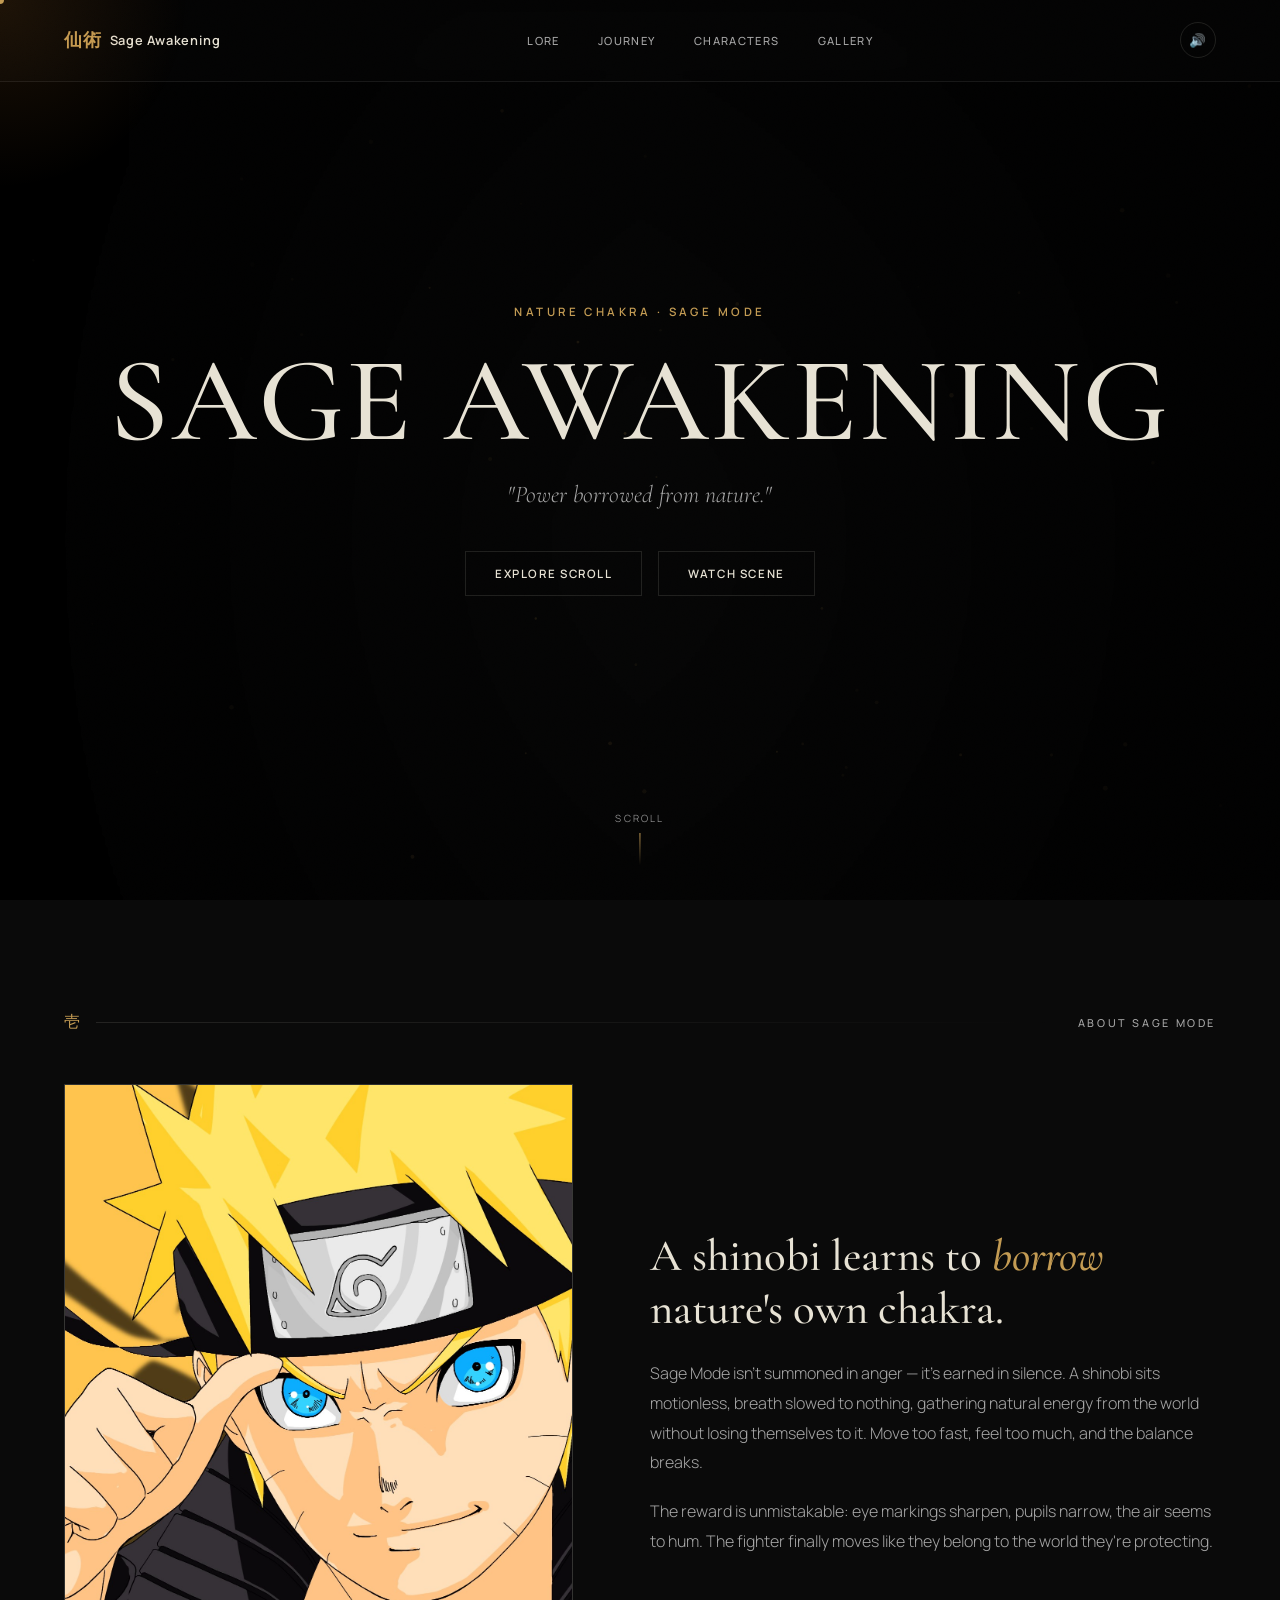
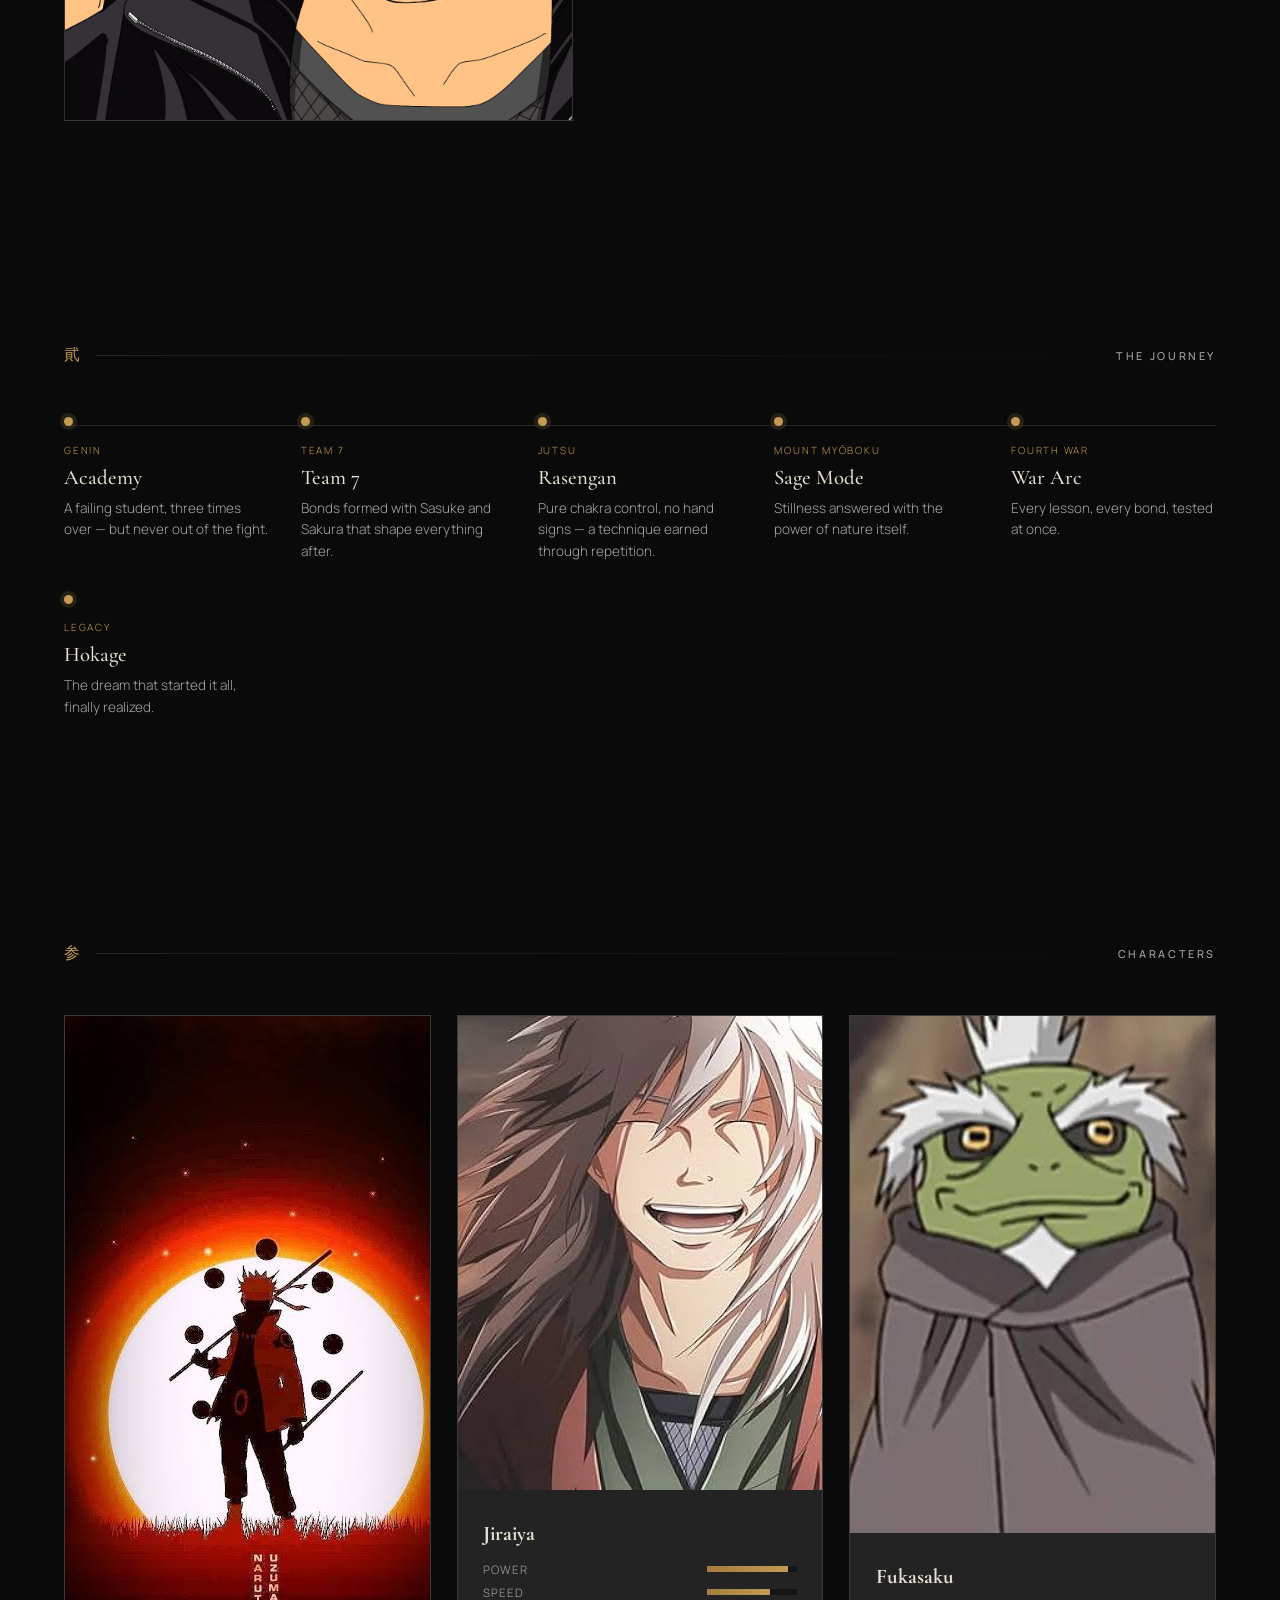
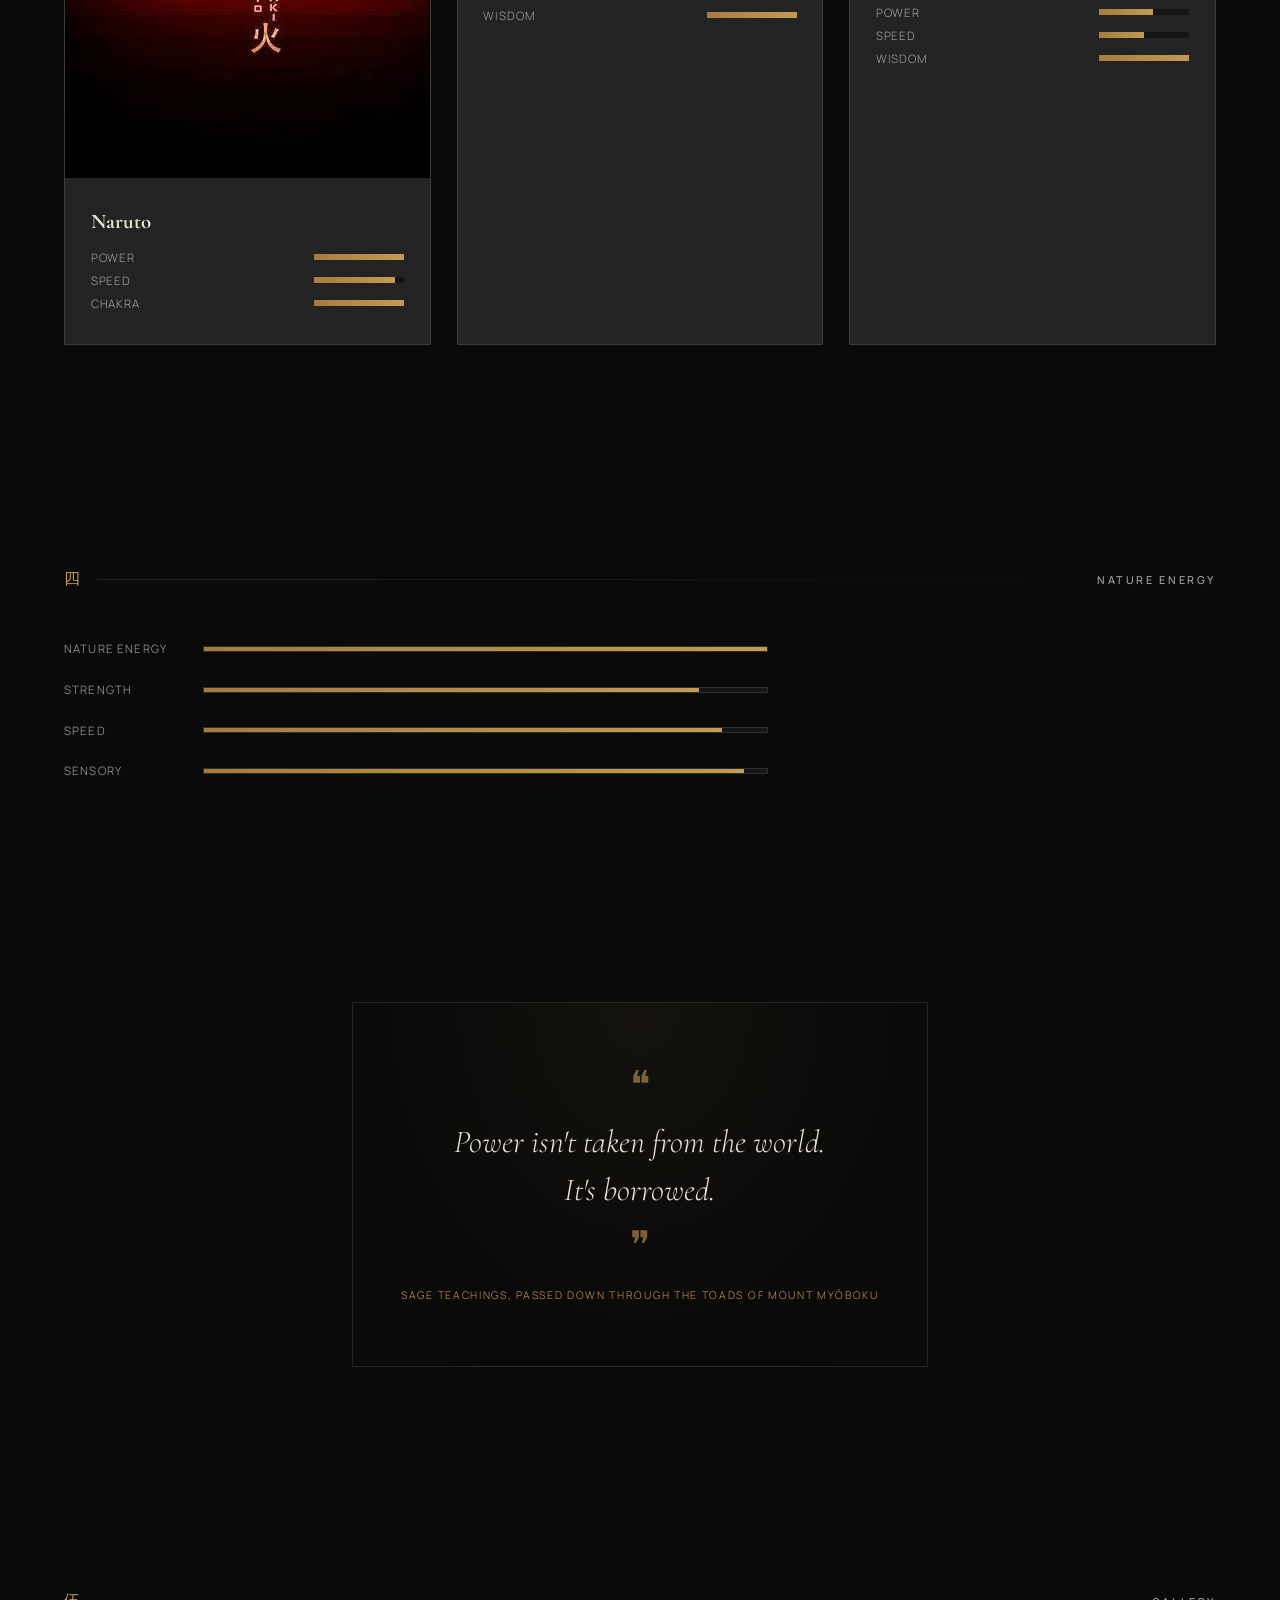
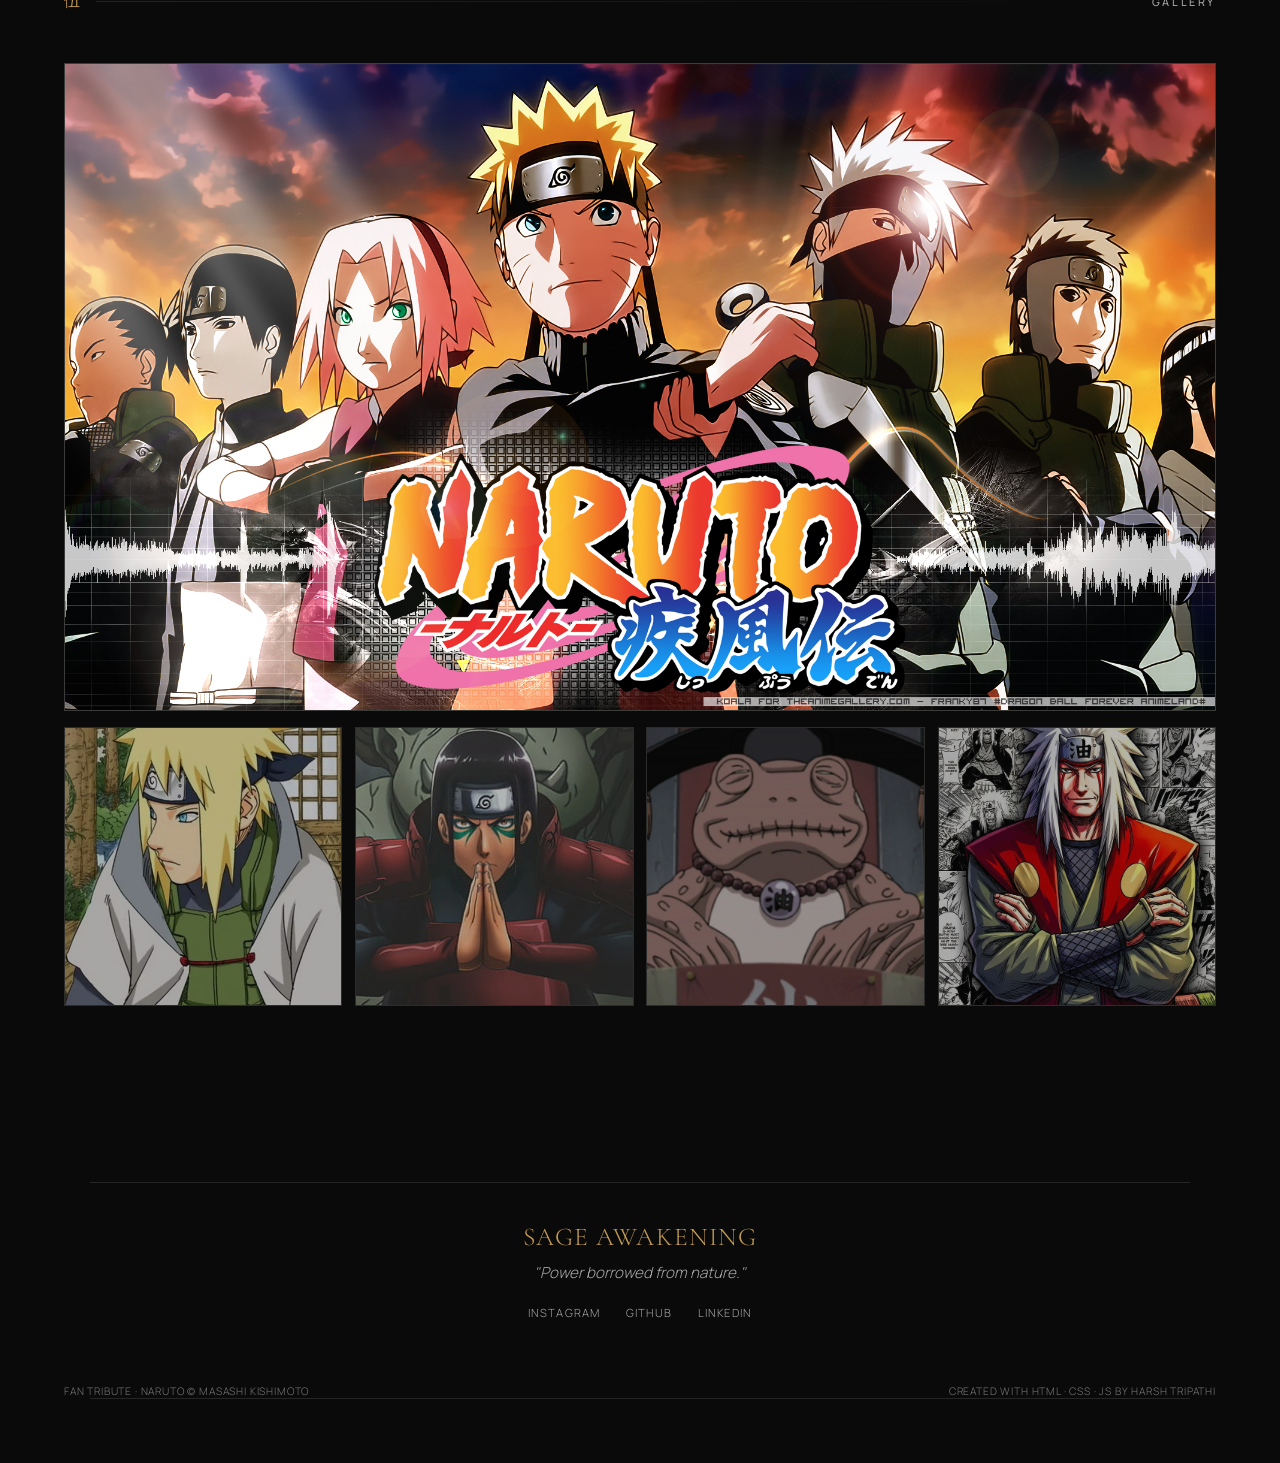
<file: index.html>
<!DOCTYPE html>
<html lang="en">
<head>
<meta charset="UTF-8">
<meta name="viewport" content="width=device-width, initial-scale=1.0">
<title>Sage Awakening — A Naruto Page</title>
<link rel="preconnect" href="https://fonts.googleapis.com">
<link rel="preconnect" href="https://fonts.gstatic.com" crossorigin>
<link rel="stylesheet" href="style2.css">
<link href="https://fonts.googleapis.com/css2?family=Cormorant+Garamond:ital,wght@0,400;0,500;0,600;1,500&family=Manrope:wght@300;400;500;600;700&display=swap" rel="stylesheet">
</head>
<body>

  <!-- ================= LOADER ================= -->
  <div class="loader" id="loader">
    <div class="loader-jp">仙術</div>
    <div class="loader-title">SAGE AWAKENING</div>
    <div class="loader-bar"><span></span></div>
  </div>

  <!-- ================= CURSOR ================= -->
  <div class="cursor-dot" id="cursorDot"></div>
  <div class="cursor-glow" id="cursorGlow"></div>

  <!-- ================= PROGRESS BAR ================= -->
  <div class="progress-bar" id="progressBar"></div>

  <!-- ================= PARTICLES ================= -->
  <canvas class="particles" id="particles"></canvas>

  <!-- ================= NAV ================= -->
  <nav class="nav">
    <div class="nav-mark"><span class="nav-mark-jp">仙術</span> Sage Awakening</div>
    <div class="nav-links">
      <a href="#about">Lore</a>
      <a href="#timeline">Journey</a>
      <a href="#characters">Characters</a>
      <a href="#gallery">Gallery</a>
    </div>
    <button class="sound-toggle" id="soundToggle" aria-label="Toggle ambient sound">
      <span class="sound-icon">🔊</span>
    </button>
  </nav>

  <!-- ================= HERO ================= -->
  <header class="hero" id="hero">
    <video autoplay muted loop playsinline webkit-playsinline id="bg-video">
    <source src="background.mp4" type="video/mp4">
    </video>
    <div class="hero-overlay"></div>

    <div class="hero-content" data-reveal>
      <div class="eyebrow">Nature Chakra · Sage Mode</div>
      <h1>SAGE AWAKENING</h1>
      <p class="hero-quote">"Power borrowed from nature."</p>
      <div class="hero-ctas">
        <a href="#scroll" class="btn btn-primary"><span>Explore Scroll</span></a>
        <a href="#gallery" class="btn btn-ghost"><span>Watch Scene</span></a>
      </div>
    </div>

    <div class="scroll-cue"><span>Scroll</span><span class="bar"></span></div>
  </header>

  <!-- ================= ABOUT ================= -->
  <section id="about">
    <div class="divider" data-reveal><span class="num">壱</span><div class="rule"></div><span class="label">About Sage Mode</span></div>
    <div class="about-grid">
      <div class="about-media" data-reveal>
        <div class="about-media-frame">
          <img src="naruto.jpg" alt="Naruto in Sage Mode" onerror="this.style.display='none'">
        </div>
      </div>
      <div class="about-text" data-reveal>
        <h2>A shinobi learns to <em>borrow</em><br>nature's own chakra.</h2>
        <p>
          Sage Mode isn't summoned in anger — it's earned in silence. A shinobi sits
          motionless, breath slowed to nothing, gathering natural energy from the world
          without losing themselves to it. Move too fast, feel too much, and the balance
          breaks.
        </p>
        <p>
          The reward is unmistakable: eye markings sharpen, pupils narrow, the air seems
          to hum. The fighter finally moves like they belong to the world they're protecting.
        </p>
      </div>
    </div>
  </section>

  <!-- ================= TIMELINE ================= -->
  <section id="timeline">
    <div class="divider" data-reveal><span class="num">貮</span><div class="rule"></div><span class="label">The Journey</span></div>
    <div class="timeline">
      <div class="tl-item" data-reveal>
        <div class="tl-dot"></div>
        <div class="tl-year">Genin</div>
        <h3>Academy</h3>
        <p>A failing student, three times over — but never out of the fight.</p>
      </div>
      <div class="tl-item" data-reveal>
        <div class="tl-dot"></div>
        <div class="tl-year">Team 7</div>
        <h3>Team 7</h3>
        <p>Bonds formed with Sasuke and Sakura that shape everything after.</p>
      </div>
      <div class="tl-item" data-reveal>
        <div class="tl-dot"></div>
        <div class="tl-year">Jutsu</div>
        <h3>Rasengan</h3>
        <p>Pure chakra control, no hand signs — a technique earned through repetition.</p>
      </div>
      <div class="tl-item" data-reveal>
        <div class="tl-dot"></div>
        <div class="tl-year">Mount Myōboku</div>
        <h3>Sage Mode</h3>
        <p>Stillness answered with the power of nature itself.</p>
      </div>
      <div class="tl-item" data-reveal>
        <div class="tl-dot"></div>
        <div class="tl-year">Fourth War</div>
        <h3>War Arc</h3>
        <p>Every lesson, every bond, tested at once.</p>
      </div>
      <div class="tl-item" data-reveal>
        <div class="tl-dot"></div>
        <div class="tl-year">Legacy</div>
        <h3>Hokage</h3>
        <p>The dream that started it all, finally realized.</p>
      </div>
    </div>
  </section>

  <!-- ================= CHARACTERS ================= -->
  <section id="characters">
    <div class="divider" data-reveal><span class="num">参</span><div class="rule"></div><span class="label">Characters</span></div>
    <div class="char-grid">
      <div class="char-card tilt" data-reveal>
        <img src="images.jpg" alt="Naruto in Sage Mode" onerror="this.style.display='none'">
        <div class="char-body">
          <h3>Naruto</h3>
          <div class="char-stat"><span>Power</span><div class="stars"><span style="--fill:100%"></span></div></div>
          <div class="char-stat"><span>Speed</span><div class="stars"><span style="--fill:90%"></span></div></div>
          <div class="char-stat"><span>Chakra</span><div class="stars"><span style="--fill:100%"></span></div></div>
        </div>
      </div>
      <div class="char-card tilt" data-reveal>
        <img src="jiraiya1.jpg" alt="jiraiya" onerror="this.style.display='none'">
        <div class="char-body">
          <h3>Jiraiya</h3>
          <div class="char-stat"><span>Power</span><div class="stars"><span style="--fill:90%"></span></div></div>
          <div class="char-stat"><span>Speed</span><div class="stars"><span style="--fill:70%"></span></div></div>
          <div class="char-stat"><span>Wisdom</span><div class="stars"><span style="--fill:100%"></span></div></div>
        </div>
      </div>
      <div class="char-card tilt" data-reveal>
        <img src="fukasaku_.jpg" alt="Fukasaku" onerror="this.style.display='none'">
        <div class="char-body">
          <h3>Fukasaku</h3>
          <div class="char-stat"><span>Power</span><div class="stars"><span style="--fill:60%"></span></div></div>
          <div class="char-stat"><span>Speed</span><div class="stars"><span style="--fill:50%"></span></div></div>
          <div class="char-stat"><span>Wisdom</span><div class="stars"><span style="--fill:100%"></span></div></div>
        </div>
      </div>
    </div>
  </section>

  <!-- ================= STATS ================= -->
  <section id="stats">
    <div class="divider" data-reveal><span class="num">四</span><div class="rule"></div><span class="label">Nature Energy</span></div>
    <div class="stats">
      <div class="stat-row" data-reveal>
        <span class="stat-label">Nature Energy</span>
        <div class="stat-track"><div class="stat-fill" data-value="100"></div></div>
      </div>
      <div class="stat-row" data-reveal>
        <span class="stat-label">Strength</span>
        <div class="stat-track"><div class="stat-fill" data-value="88"></div></div>
      </div>
      <div class="stat-row" data-reveal>
        <span class="stat-label">Speed</span>
        <div class="stat-track"><div class="stat-fill" data-value="92"></div></div>
      </div>
      <div class="stat-row" data-reveal>
        <span class="stat-label">Sensory</span>
        <div class="stat-track"><div class="stat-fill" data-value="96"></div></div>
      </div>
    </div>
  </section>

  <!-- ================= QUOTE ================= -->
  <section id="scroll">
    <div class="scroll-wrap" data-reveal>
      <div class="scroll-panel">
        <div class="quote-mark">❝</div>
        <blockquote>Power isn't taken from the world.<br>It's borrowed.</blockquote>
        <div class="quote-mark quote-mark-end">❞</div>
        <cite>Sage teachings, passed down through the toads of Mount Myōboku</cite>
      </div>
    </div>
  </section>

  <!-- ================= GALLERY ================= -->
  <section id="gallery">
    <div class="divider" data-reveal><span class="num">伍</span><div class="rule"></div><span class="label">Gallery</span></div>
    <div class="gallery" data-reveal>
      <div class="gallery-main">
        <img id="galleryMain" src="narutoTeam.jpg" alt="Sage Mode gallery" onerror="this.style.display='none'">
      </div>
      <div class="gallery-thumbs">
        <img src="minato.webp" data-full="assets/gallery/1.jpg" onerror="this.style.display='none'">
        <img src="hashirama.jpg" data-full="assets/gallery/2.jpg" onerror="this.style.display='none'">
        <img src="gamamaru.webp" data-full="assets/gallery/3.jpg" onerror="this.style.display='none'">
        <img src="Jiraiya2.jpg" data-full="assets/gallery/4.jpg" onerror="this.style.display='none'">
      </div>
    </div>
  </section>

  <!-- ================= FOOTER ================= -->
  <footer>
    <div class="footer-rule"></div>
    <div class="footer-main">
      <div class="fmark">SAGE AWAKENING</div>
      <p class="fquote">"Power borrowed from nature."</p>
      <div class="fsocials">
        <a href="#" aria-label="Instagram">Instagram</a>
        <a href="#" aria-label="GitHub">GitHub</a>
        <a href="#" aria-label="LinkedIn">LinkedIn</a>
      </div>
    </div>
    <div class="footer-bottom">
      <span class="fnote">Fan tribute · Naruto © Masashi Kishimoto</span>
      <span class="name">Created with HTML · CSS · JS by Harsh Tripathi</span>
    </div>
    <div class="footer-rule"></div>
  </footer>

  <!-- muted ambient audio — replace src with your own file -->
  <audio id="ambientAudio" src="background.mp3" loop></audio>

  <script>
// ===================== LOADER =====================
window.addEventListener('load', () => {
  const loader = document.getElementById('loader');
  setTimeout(() => loader.classList.add('hidden'), 900);
});

// ===================== CUSTOM CURSOR =====================
const cursorDot = document.getElementById('cursorDot');
const cursorGlow = document.getElementById('cursorGlow');

window.addEventListener('mousemove', (e) => {
  cursorDot.style.left = e.clientX + 'px';
  cursorDot.style.top = e.clientY + 'px';
  cursorGlow.style.left = e.clientX + 'px';
  cursorGlow.style.top = e.clientY + 'px';
});

document.querySelectorAll('a, button, .char-card, .gallery-thumbs img').forEach(el => {
  el.addEventListener('mouseenter', () => cursorDot.classList.add('grow'));
  el.addEventListener('mouseleave', () => cursorDot.classList.remove('grow'));
});

// ===================== SCROLL PROGRESS BAR =====================
const progressBar = document.getElementById('progressBar');
window.addEventListener('scroll', () => {
  const scrolled = (window.scrollY / (document.body.scrollHeight - window.innerHeight)) * 100;
  progressBar.style.width = scrolled + '%';
});

// ===================== SCROLL REVEAL (IntersectionObserver) =====================
const revealEls = document.querySelectorAll('[data-reveal]');
const revealObserver = new IntersectionObserver((entries) => {
  entries.forEach(entry => {
    if (entry.isIntersecting) entry.target.classList.add('in-view');
  });
}, { threshold: 0.2 });
revealEls.forEach(el => revealObserver.observe(el));

// hero content reveals immediately on load
window.addEventListener('DOMContentLoaded', () => {
  const heroContent = document.querySelector('.hero-content');
  setTimeout(() => heroContent.classList.add('in-view'), 300);
});

// ===================== ANIMATED STAT BARS =====================
const statFills = document.querySelectorAll('.stat-fill');
const statObserver = new IntersectionObserver((entries) => {
  entries.forEach(entry => {
    if (entry.isIntersecting) {
      const val = entry.target.getAttribute('data-value');
      entry.target.style.width = val + '%';
      statObserver.unobserve(entry.target);
    }
  });
}, { threshold: 0.4 });
statFills.forEach(el => statObserver.observe(el));

// ===================== CHARACTER CARD 3D TILT =====================
document.querySelectorAll('.tilt').forEach(card => {
  card.addEventListener('mousemove', (e) => {
    const rect = card.getBoundingClientRect();
    const x = e.clientX - rect.left;
    const y = e.clientY - rect.top;
    const rotateX = ((y / rect.height) - 0.5) * -12;
    const rotateY = ((x / rect.width) - 0.5) * 12;
    card.style.transform = `translateY(-10px) rotateX(${rotateX}deg) rotateY(${rotateY}deg)`;
  });
  card.addEventListener('mouseleave', () => {
    card.style.transform = 'translateY(0) rotateX(0) rotateY(0)';
  });
});

// ===================== GALLERY SWAP =====================
const galleryMain = document.getElementById('galleryMain');
document.querySelectorAll('.gallery-thumbs img').forEach(thumb => {
  thumb.addEventListener('click', () => {
    galleryMain.src = thumb.getAttribute('data-full');
  });
});

// ===================== SOUND TOGGLE =====================
const soundToggle = document.getElementById('soundToggle');
const ambientAudio = document.getElementById('ambientAudio');
let soundOn = false;
soundToggle.addEventListener('click', () => {
  soundOn = !soundOn;
  soundToggle.classList.toggle('muted', !soundOn);
  soundToggle.querySelector('.sound-icon').textContent = soundOn ? '🔊' : '🔇';
  if (soundOn) {
    ambientAudio.play().catch(() => { /* file missing or blocked — add assets/ambient.mp3 */ });
  } else {
    ambientAudio.pause();
  }
});

// ===================== FLOATING CHAKRA PARTICLES (canvas) =====================
const canvas = document.getElementById('particles');
const ctx = canvas.getContext('2d');
let particles = [];

function resizeCanvas() {
  canvas.width = window.innerWidth;
  canvas.height = window.innerHeight;
}
resizeCanvas();
window.addEventListener('resize', resizeCanvas);

function createParticles(count) {
  particles = [];
  for (let i = 0; i < count; i++) {
    particles.push({
      x: Math.random() * canvas.width,
      y: Math.random() * canvas.height,
      r: Math.random() * 1.8 + 0.6,
      speedY: Math.random() * 0.4 + 0.1,
      speedX: (Math.random() - 0.5) * 0.3,
      alpha: Math.random() * 0.5 + 0.1
    });
  }
}
createParticles(60);

function animateParticles() {
  ctx.clearRect(0, 0, canvas.width, canvas.height);
  particles.forEach(p => {
    p.y -= p.speedY;
    p.x += p.speedX;
    if (p.y < -10) { p.y = canvas.height + 10; p.x = Math.random() * canvas.width; }
    if (p.x < -10) p.x = canvas.width + 10;
    if (p.x > canvas.width + 10) p.x = -10;

    ctx.beginPath();
    ctx.arc(p.x, p.y, p.r, 0, Math.PI * 2);
    ctx.fillStyle = `rgba(195, 155, 83, ${p.alpha})`;
    ctx.fill();
  });
  requestAnimationFrame(animateParticles);
}

// Respect reduced-motion preference
const prefersReducedMotion = window.matchMedia('(prefers-reduced-motion: reduce)').matches;
if (!prefersReducedMotion) {
  animateParticles();
} else {
  canvas.style.display = 'none';
}
</script>

</body>
</html>
</file>
<file: style2.css>
:root{
  --bg:#0a0a0a;
  --bg2:#151515;
  --card:#232323;
  --gold:#c39b53;
  --cream:#e7e2d4;
  --brown:#a67c3d;
  --muted:#a6a6a6;
  --line:rgba(231,226,212,0.12);
}

*{margin:0;padding:0;box-sizing:border-box;}
html{scroll-behavior:smooth;}

body{
  background:var(--bg);
  color:var(--cream);
  font-family:'Manrope', sans-serif;
  font-weight:300;
  overflow-x:hidden;
  cursor:none;
}

/* film grain, generated — no image asset needed */
body::after{
  content:"";
  position:fixed;inset:0;
  z-index:9990;
  pointer-events:none;
  opacity:0.035;
  mix-blend-mode:overlay;
  background-image:url("data:image/svg+xml,%3Csvg xmlns='http://www.w3.org/2000/svg' width='120' height='120'%3E%3Cfilter id='n'%3E%3CfeTurbulence type='fractalNoise' baseFrequency='0.9' numOctaves='2' stitchTiles='stitch'/%3E%3C/filter%3E%3Crect width='100%25' height='100%25' filter='url(%23n)'/%3E%3C/svg%3E");
}

::selection{background:var(--gold);color:var(--bg);}

@media (prefers-reduced-motion: reduce){
  *{animation-duration:0.01ms !important; animation-iteration-count:1 !important; scroll-behavior:auto !important; transition-duration:0.01ms !important;}
}

a:focus-visible, button:focus-visible{
  outline:2px solid var(--gold);
  outline-offset:3px;
}

/* ---------- LOADER ---------- */
.loader{
  position:fixed;inset:0;z-index:9999;
  background:var(--bg);
  display:flex;flex-direction:column;align-items:center;justify-content:center;
  gap:1.2rem;
  transition:opacity .6s ease, visibility .6s ease;
}
.loader.hidden{opacity:0;visibility:hidden;}
.loader-jp{font-size:2.4rem;color:var(--gold);font-family:'Cormorant Garamond', serif;}
.loader-title{font-size:0.75rem;letter-spacing:0.3em;color:var(--muted);}
.loader-bar{width:160px;height:2px;background:var(--line);overflow:hidden;}
.loader-bar span{display:block;height:100%;width:0%;background:var(--gold);animation:loaderFill 1.8s ease forwards;}
@keyframes loaderFill{ to{ width:100%; } }

/* ---------- CUSTOM CURSOR ---------- */
.cursor-dot{
  position:fixed;top:0;left:0;
  width:8px;height:8px;
  background:var(--gold);
  border-radius:50%;
  pointer-events:none;
  z-index:9998;
  transform:translate(-50%,-50%);
  transition:width .2s, height .2s;
}
.cursor-dot.grow{width:44px;height:44px;background:transparent;border:1px solid var(--gold);}
.cursor-glow{
  position:fixed;top:0;left:0;
  width:380px;height:380px;
  border-radius:50%;
  pointer-events:none;
  z-index:9997;
  transform:translate(-50%,-50%);
  background:radial-gradient(circle, rgba(227,138,40,0.12), transparent 70%);
}
@media (hover:none){
  .cursor-dot,.cursor-glow{display:none;}
  body{cursor:auto;}
}

/* ---------- PROGRESS BAR ---------- */
.progress-bar{
  position:fixed;top:0;left:0;
  height:2px;width:0%;
  background:linear-gradient(90deg, var(--brown), var(--gold));
  z-index:9996;
}

/* ---------- PARTICLES ---------- */
.particles{
  position:fixed;inset:0;
  z-index:1;
  pointer-events:none;
  opacity:0.5;
}

/* ---------- NAV ---------- */
.nav{
  position:fixed;top:0;left:0;right:0;
  display:flex;justify-content:space-between;align-items:center;
  padding:1.4rem clamp(1.5rem,5vw,4rem);
  z-index:50;
  backdrop-filter:blur(18px);
  background:rgba(10,10,10,0.35);
  border-bottom:1px solid rgba(255,255,255,0.08);
}
.nav-mark{
  font-size:0.8rem;font-weight:600;letter-spacing:0.06em;
  display:flex;align-items:center;gap:0.5rem;color:var(--cream);
}
.nav-mark-jp{font-family:'Cormorant Garamond', serif;color:var(--gold);font-size:1.1rem;}
.nav-links{display:flex;gap:clamp(1.2rem,3vw,2.4rem);font-size:0.7rem;font-weight:500;letter-spacing:0.12em;text-transform:uppercase;}
.nav-links a{color:var(--muted);text-decoration:none;transition:color .2s;}
.nav-links a:hover{color:var(--gold);}
.sound-toggle{
  background:transparent;border:1px solid var(--line);
  color:var(--muted);width:36px;height:36px;border-radius:50%;
  cursor:none;display:flex;align-items:center;justify-content:center;
  transition:border-color .2s;
}
.sound-toggle:hover{border-color:var(--gold);}
.sound-toggle.muted .sound-icon{opacity:0.4;}

/* ---------- HERO ---------- */
.hero{
  position:relative;height:100vh;min-height:600px;
  display:flex;align-items:center;justify-content:center;
  overflow:hidden;
}
.hero video{
  position:absolute;top:0;left:50%;
  height:100%;width:auto;min-width:100%;
  transform:translateX(-50%);
  object-fit:cover;
  filter:contrast(1.1) brightness(0.85) saturate(1.15);
}
.hero-overlay{
  position:absolute;inset:0;z-index:1;
  background:linear-gradient(to right, rgba(0,0,0,0.85), rgba(0,0,0,0.4), rgba(0,0,0,0.75)),
             radial-gradient(ellipse at 50% 60%, rgba(0,0,0,0) 0%, rgba(0,0,0,0.6) 75%);
}
.hero-content{
  position:relative;z-index:2;text-align:center;
  padding:0 1.5rem;
  opacity:0;transform:translateY(40px);filter:blur(10px);
  transition:opacity 1s ease, transform 1s ease, filter 1s ease;
}
.hero-content.in-view{opacity:1;transform:none;filter:blur(0);}
.eyebrow{
  font-size:0.72rem;font-weight:600;letter-spacing:0.3em;text-transform:uppercase;
  color:var(--gold);margin-bottom:1.4rem;
}
.hero h1{
  font-family:'Cormorant Garamond', serif;
  font-weight:500;
  font-size:clamp(3.2rem,10vw,7.5rem);
  letter-spacing:0.02em;
  line-height:1;
}
.hero-quote{
  font-family:'Cormorant Garamond', serif;
  font-style:italic;
  font-size:clamp(1.1rem,2vw,1.5rem);
  color:var(--muted);
  margin-top:1.2rem;
}
.hero-ctas{display:flex;gap:1rem;justify-content:center;margin-top:2.6rem;flex-wrap:wrap;}
.btn{
  position:relative;overflow:hidden;
  padding:0.9rem 1.8rem;
  font-size:0.72rem;font-weight:600;letter-spacing:0.14em;text-transform:uppercase;
  text-decoration:none;color:var(--cream);
  border:1px solid var(--line);
  transition:border-color .3s;
}
.btn span{position:relative;z-index:2;}
.btn-primary{background:transparent;}
.btn-primary::before{
  content:"";position:absolute;inset:0;
  background:linear-gradient(90deg, var(--brown), var(--gold));
  transform:translateX(-101%);
  transition:transform .4s ease;
  z-index:1;
}
.btn-primary:hover::before{transform:translateX(0);}
.btn-primary:hover{color:var(--bg);border-color:var(--gold);}
.btn-ghost:hover{border-color:var(--gold);color:var(--gold);}

.scroll-cue{
  position:absolute;bottom:2.2rem;left:50%;transform:translateX(-50%);
  z-index:2;display:flex;flex-direction:column;align-items:center;gap:0.5rem;
  font-size:0.62rem;letter-spacing:0.22em;text-transform:uppercase;color:var(--muted);
}
.scroll-cue .bar{width:1px;height:32px;background:linear-gradient(180deg, var(--gold), transparent);animation:cue 1.8s ease-in-out infinite;}
@keyframes cue{0%{opacity:0.2;}50%{opacity:1;}100%{opacity:0.2;}}

/* ---------- REVEALS ---------- */
[data-reveal]{
  opacity:0;transform:translateY(50px);filter:blur(8px);
  transition:opacity .9s ease, transform .9s ease, filter .9s ease;
}
[data-reveal].in-view{opacity:1;transform:none;filter:blur(0);}

/* ---------- SECTIONS ---------- */
section{position:relative;z-index:2;padding:clamp(4rem,10vw,7rem) clamp(1.5rem,5vw,4rem);}

.divider{display:flex;align-items:center;gap:1rem;margin-bottom:clamp(2.2rem,5vw,3.2rem);}
.divider .num{font-family:'Cormorant Garamond', serif;font-size:1rem;color:var(--gold);}
.divider .rule{flex:1;height:1px;background:linear-gradient(90deg, var(--line), transparent);}
.divider .label{font-size:0.68rem;font-weight:500;letter-spacing:0.24em;text-transform:uppercase;color:var(--muted);}

/* About */
.about-grid{display:grid;grid-template-columns:0.9fr 1fr;gap:clamp(2.5rem,6vw,5rem);align-items:center;}
.about-media-frame{aspect-ratio:4/5;border:1px solid var(--line);background:linear-gradient(160deg, var(--card), var(--bg2));position:relative;overflow:hidden;}
.about-media-frame img{width:100%;height:100%;object-fit:cover;}
.about-text h2{font-family:'Cormorant Garamond', serif;font-weight:500;font-size:clamp(1.9rem,3.6vw,2.8rem);line-height:1.2;margin-bottom:1.4rem;}
.about-text h2 em{font-style:italic;color:var(--gold);}
.about-text p{font-size:1rem;line-height:1.85;color:var(--muted);font-weight:300;margin-bottom:1.2rem;}

/* Timeline */
.timeline{display:grid;grid-template-columns:repeat(auto-fit,minmax(180px,1fr));gap:2rem;position:relative;}
.timeline::before{content:"";position:absolute;top:8px;left:0;right:0;height:1px;background:var(--line);display:none;}
@media(min-width:880px){.timeline::before{display:block;}}
.tl-item{position:relative;padding-top:1.6rem;}
.tl-dot{width:9px;height:9px;border-radius:50%;background:var(--gold);position:absolute;top:0;left:0;box-shadow:0 0 0 4px rgba(195,155,83,0.15);}
.tl-year{font-size:0.62rem;letter-spacing:0.18em;text-transform:uppercase;color:var(--gold);margin-bottom:0.5rem;}
.tl-item h3{font-family:'Cormorant Garamond', serif;font-size:1.3rem;font-weight:500;margin-bottom:0.5rem;}
.tl-item p{font-size:0.85rem;line-height:1.6;color:var(--muted);}

/* Character cards */
.char-grid{display:grid;grid-template-columns:repeat(auto-fit,minmax(240px,1fr));gap:1.6rem;}
.char-card{
  background:var(--card);border:1px solid var(--line);
  overflow:hidden;transition:box-shadow .3s ease;
  transform-style:preserve-3d;
}
.char-card:hover{box-shadow:0 30px 80px rgba(0,0,0,0.45);}
.char-media{
  aspect-ratio:1/1;
  background:linear-gradient(160deg, var(--bg2), var(--bg));
  display:flex;align-items:center;justify-content:center;
  overflow:hidden;
}
.char-initial{font-family:'Cormorant Garamond', serif;font-size:4rem;color:var(--gold);opacity:0.35;transition:transform .5s ease;}
.char-card:hover .char-initial{transform:scale(1.15);}
.char-body{padding:1.6rem;}
.char-body h3{font-family:'Cormorant Garamond', serif;font-size:1.3rem;margin-bottom:1rem;}
.char-stat{display:flex;align-items:center;justify-content:space-between;font-size:0.72rem;color:var(--muted);margin-bottom:0.5rem;text-transform:uppercase;letter-spacing:0.08em;}
.stars{width:90px;height:6px;background:var(--bg2);position:relative;overflow:hidden;}
.stars span{position:absolute;top:0;left:0;height:100%;width:var(--fill);background:linear-gradient(90deg, var(--brown), var(--gold));}

/* Stats */
.stats{display:flex;flex-direction:column;gap:1.6rem;max-width:44rem;}
.stat-row{display:grid;grid-template-columns:120px 1fr;align-items:center;gap:1.2rem;}
.stat-label{font-size:0.72rem;letter-spacing:0.1em;text-transform:uppercase;color:var(--muted);}
.stat-track{height:6px;background:var(--bg2);border:1px solid var(--line);}
.stat-fill{height:100%;width:0%;background:linear-gradient(90deg, var(--brown), var(--gold));transition:width 1.4s cubic-bezier(.2,.8,.2,1);}

/* Quote */
.scroll-wrap{display:flex;justify-content:center;}
.scroll-panel{
  max-width:42rem;text-align:center;position:relative;
  padding:clamp(3rem,6vw,4rem) clamp(1.5rem,5vw,3rem);
  border:1px solid var(--line);
  background:radial-gradient(ellipse at 50% 0%, rgba(195,155,83,0.06), transparent 70%);
}
.quote-mark{font-family:'Cormorant Garamond', serif;font-size:2.4rem;color:var(--gold);line-height:1;opacity:0.6;}
.quote-mark-end{margin-top:0.6rem;}
.scroll-panel blockquote{font-family:'Cormorant Garamond', serif;font-style:italic;font-size:clamp(1.4rem,2.6vw,2rem);line-height:1.5;margin:0.8rem 0;}
.scroll-panel cite{display:block;margin-top:1.4rem;font-style:normal;font-size:0.66rem;letter-spacing:0.16em;text-transform:uppercase;color:var(--gold);}

/* Gallery */
.gallery{display:grid;gap:1rem;}
.gallery-main{aspect-ratio:16/9;background:var(--card);border:1px solid var(--line);overflow:hidden;}
.gallery-main img{width:100%;height:100%;object-fit:cover;}
.gallery-thumbs{display:grid;grid-template-columns:repeat(4,1fr);gap:0.8rem;}
.gallery-thumbs img{aspect-ratio:1/1;object-fit:cover;width:100%;background:var(--card);border:1px solid var(--line);cursor:none;opacity:0.7;transition:opacity .25s, transform .25s;}
.gallery-thumbs img:hover{opacity:1;transform:translateY(-3px);}

/* Footer */
footer{padding:clamp(3rem,6vw,4rem) clamp(1.5rem,5vw,4rem);text-align:center;}
.footer-rule{height:1px;background:var(--line);max-width:1100px;margin:0 auto;}
.footer-main{padding:2.4rem 0;}
.fmark{font-family:'Cormorant Garamond', serif;font-size:1.6rem;letter-spacing:0.04em;color:var(--gold);}
.fquote{font-style:italic;color:var(--muted);margin-top:0.6rem;font-size:0.95rem;}
.fsocials{display:flex;gap:1.6rem;justify-content:center;margin-top:1.4rem;font-size:0.7rem;letter-spacing:0.1em;text-transform:uppercase;}
.fsocials a{color:var(--muted);text-decoration:none;transition:color .2s;}
.fsocials a:hover{color:var(--gold);}
.footer-bottom{display:flex;justify-content:space-between;flex-wrap:wrap;gap:0.6rem;padding-top:1.6rem;font-size:0.65rem;letter-spacing:0.08em;text-transform:uppercase;color:var(--muted);opacity:0.7;}

@media (max-width:880px){
  .about-grid{grid-template-columns:1fr;}
  .nav-links{display:none;}
  .stat-row{grid-template-columns:90px 1fr;}
}
</file>
